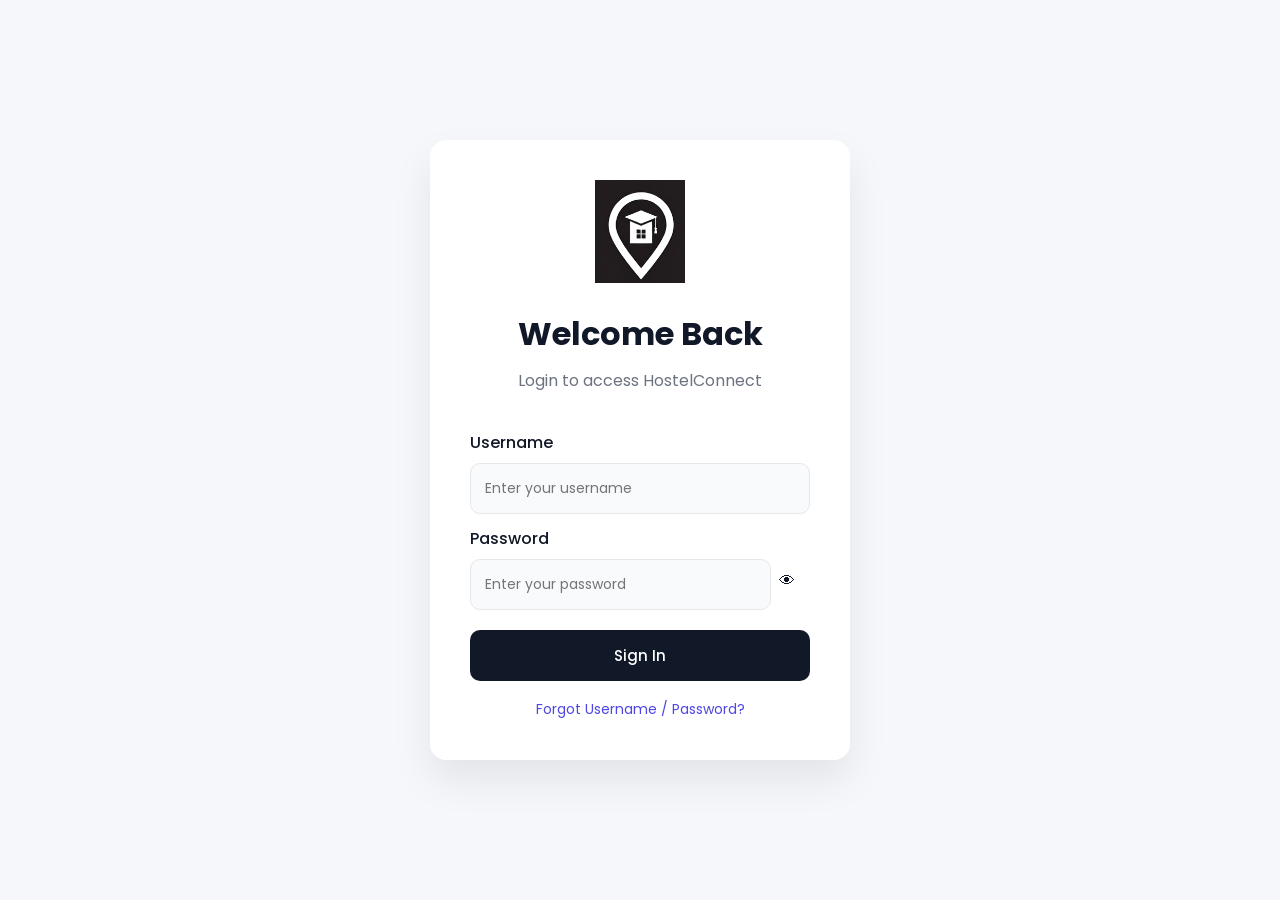
<file: index.html>
<!DOCTYPE html>
<html lang="en">
<head>

<meta charset="UTF-8">
<meta name="viewport" content="width=device-width, initial-scale=1.0">

<title>HostelConnect Login</title>

<link rel="stylesheet" href="css/styles.css">

<link href="https://fonts.googleapis.com/css2?family=Poppins:wght@300;400;500;600&display=swap" rel="stylesheet">

</head>

<body class="login-page">

<div class="login-card">

    <div class="logo-container">
        <img src="assets/images/logo.png" alt="HostelConnect Logo">
    </div>

    <h1>Welcome Back</h1>
    <p class="subtitle">Login to access HostelConnect</p>

    <form id="loginForm">

        <label>Username</label>
        <input type="text" placeholder="Enter your username" required>

        <label>Password</label>

        <div class="password-field">
            <input type="password" id="password" placeholder="Enter your password" required>
            <span class="toggle-password" onclick="togglePassword()">👁</span>
        </div>

        <button type="submit">Sign In</button>

    </form>

    <p class="recovery">
        <a href="recover.html">Forgot Username / Password?</a>
    </p>

</div>

<script src="js/script.js"></script>

</body>
</html>
</file>
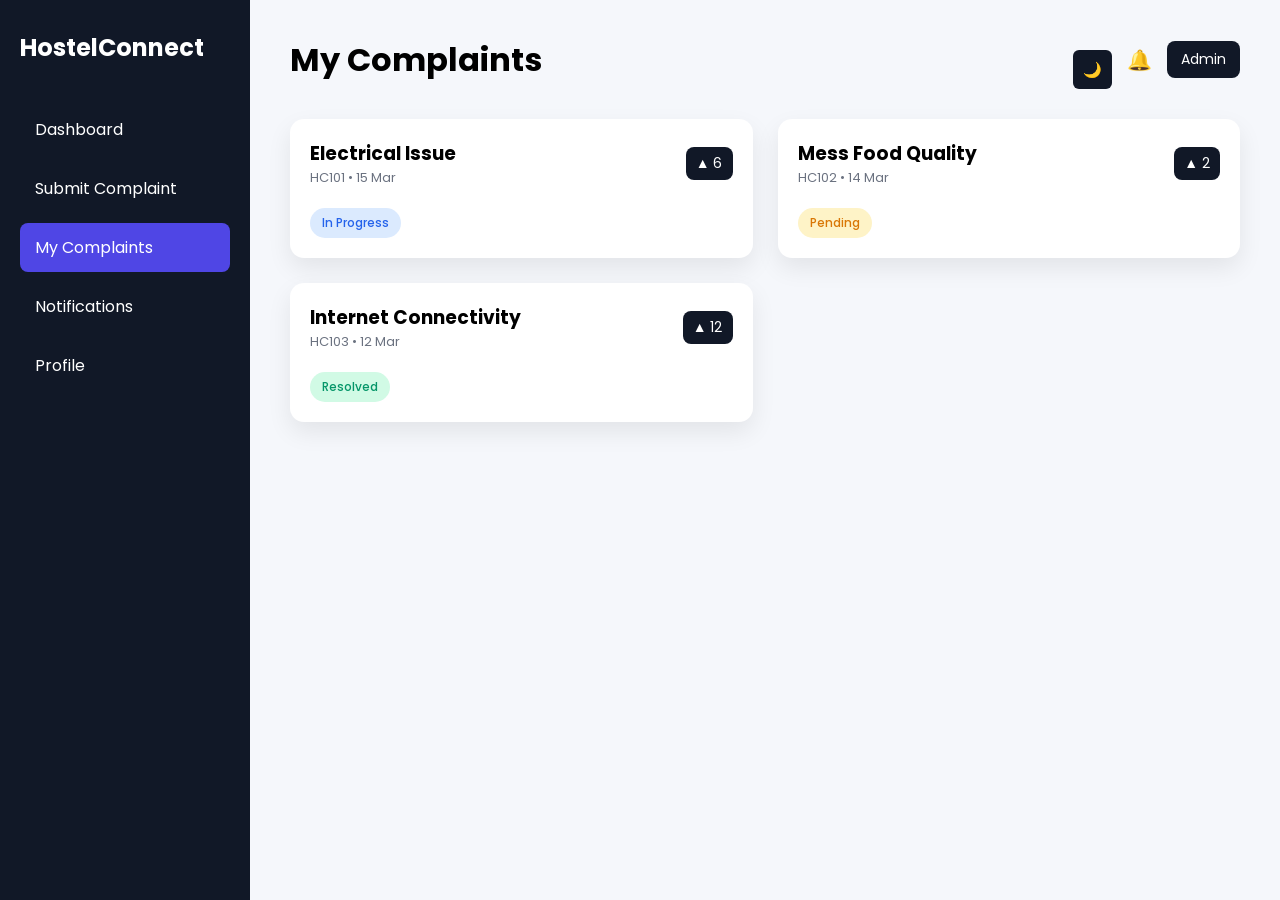
<file: complaints.html>
<!DOCTYPE html>
<html lang="en">

<head>

<meta charset="UTF-8">
<meta name="viewport" content="width=device-width, initial-scale=1.0">

<title>My Complaints - HostelConnect</title>

<link rel="stylesheet" href="css/styles.css">

<link href="https://fonts.googleapis.com/css2?family=Poppins:wght@300;400;500;600&display=swap" rel="stylesheet">

</head>

<body>

<div class="dashboard-container">

<!-- SIDEBAR -->

<aside class="sidebar">

<h2 class="logo">HostelConnect</h2>

<ul class="sidebar-menu">

<li onclick="location.href='dashboard.html'">Dashboard</li>

<li onclick="location.href='submit-complaint.html'">Submit Complaint</li>

<li class="active">My Complaints</li>

<li onclick="location.href='notifications.html'">Notifications</li>

<li onclick="location.href='profile.html'">Profile</li>

</ul>

</aside>


<!-- MAIN AREA -->

<div class="main-area">

<!-- TOPBAR -->

<div class="topbar">

<h1>My Complaints</h1>

<div class="topbar-right">

<button class="theme-btn" onclick="toggleTheme()">🌙</button>

<span class="notification">🔔</span>

<div class="profile">Admin</div>

</div>

</div>


<!-- COMPLAINT CARDS -->

<div class="complaint-grid">

<!-- Complaint Card 1 -->

<div class="complaint-card" onclick="toggleComplaint('mc1')">

<div class="complaint-header">

<div>
<h3>Electrical Issue</h3>
<p class="complaint-id">HC101 • 15 Mar</p>
</div>

<div class="vote-display">
▲ 6
</div>

</div>

<div class="status progress">In Progress</div>

</div>

<div id="mc1" class="complaint-dropdown">

<div class="dropdown-content">

<p><strong>Description:</strong> Tube light in Room 210 flickers continuously.</p>

<p><strong>Admin Feedback:</strong> Electrician scheduled to inspect tomorrow.</p>

</div>

</div>


<!-- Complaint Card 2 -->

<div class="complaint-card" onclick="toggleComplaint('mc2')">

<div class="complaint-header">

<div>
<h3>Mess Food Quality</h3>
<p class="complaint-id">HC102 • 14 Mar</p>
</div>

<div class="vote-display">
▲ 2
</div>

</div>

<div class="status pending">Pending</div>

</div>

<div id="mc2" class="complaint-dropdown">

<div class="dropdown-content">

<p><strong>Description:</strong> Dinner quality has been poor for the last two days.</p>

<p><strong>Admin Feedback:</strong> Awaiting review from mess supervisor.</p>

</div>

</div>


<!-- Complaint Card 3 -->

<div class="complaint-card" onclick="toggleComplaint('mc3')">

<div class="complaint-header">

<div>
<h3>Internet Connectivity</h3>
<p class="complaint-id">HC103 • 12 Mar</p>
</div>

<div class="vote-display">
▲ 12
</div>

</div>

<div class="status resolved">Resolved</div>

</div>

<div id="mc3" class="complaint-dropdown">

<div class="dropdown-content">

<p><strong>Description:</strong> WiFi signal weak in Block C.</p>

<p><strong>Admin Feedback:</strong> Router upgraded and signal improved.</p>

</div>

</div>

</div>

</div>

</div>

<script src="js/dashboard.js"></script>

</body>

</html>
</file>
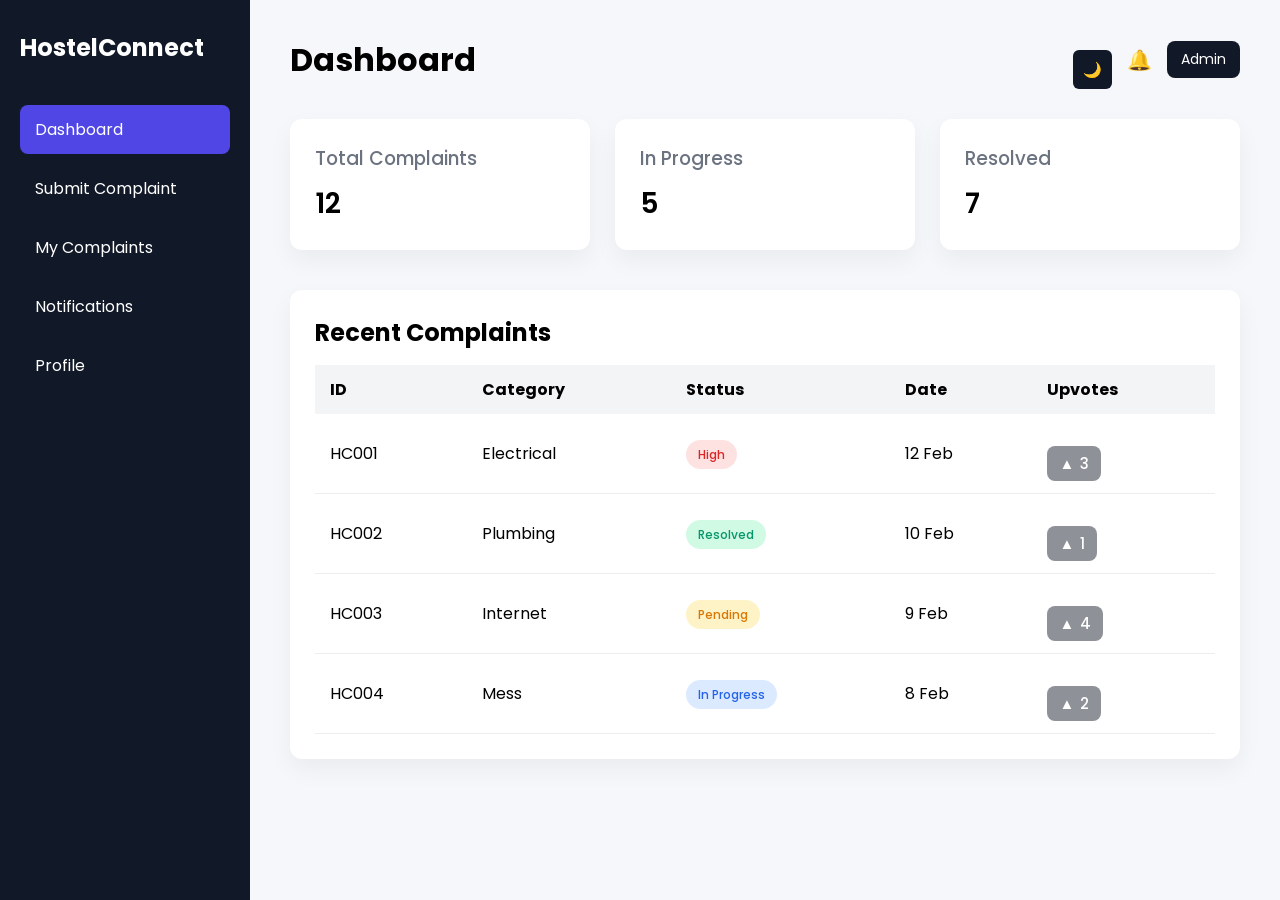
<file: dashboard.html>
<!DOCTYPE html>
<html lang="en">

<head>

<meta charset="UTF-8">
<meta name="viewport" content="width=device-width, initial-scale=1.0">

<title>HostelConnect Dashboard</title>

<link rel="stylesheet" href="css/styles.css">

<link href="https://fonts.googleapis.com/css2?family=Poppins:wght@300;400;500;600&display=swap" rel="stylesheet">

</head>

<body>

<div class="dashboard-container">

<!-- SIDEBAR -->

<aside class="sidebar">

<h2 class="logo">HostelConnect</h2>

<ul class="sidebar-menu">

<li class="active" onclick="location.href='dashboard.html'">Dashboard</li>

<li onclick="location.href='submit-complaint.html'">Submit Complaint</li>

<li onclick="location.href='complaints.html'">My Complaints</li>

<li onclick="location.href='notifications.html'">Notifications</li>

<li onclick="location.href='profile.html'">Profile</li>

</ul>

</aside>

<!-- MAIN CONTENT -->

<div class="main-area">

<!-- TOPBAR -->

<div class="topbar">

<h1>Dashboard</h1>

<div class="topbar-right">

<button class="theme-btn" onclick="toggleTheme()">🌙</button>

<span class="notification">🔔</span>

<div class="profile">Admin</div>

</div>

</div>

<!-- STATISTICS CARDS -->

<div class="cards">

<div class="card">
<h3>Total Complaints</h3>
<p>12</p>
</div>

<div class="card">
<h3>In Progress</h3>
<p>5</p>
</div>

<div class="card">
<h3>Resolved</h3>
<p>7</p>
</div>

</div>

<!-- RECENT COMPLAINTS TABLE -->

<div class="table-section">

<h2>Recent Complaints</h2>

<table>

<thead>

<tr>
<th>ID</th>
<th>Category</th>
<th>Status</th>
<th>Date</th>
<th>Upvotes</th>
</tr>

</thead>

<tbody>

<tr class="complaint-row" onclick="toggleComplaint('c1')">
<td>HC001</td>
<td>Electrical</td>
<td><span class="badge high">High</span></td>
<td>12 Feb</td>
<td>
<button class="upvote-btn" onclick="upvote(this); event.stopPropagation();">
<span class="arrow">▲</span>
<span class="count">3</span>
</button>
</td>
</tr>

<tr id="c1" class="complaint-dropdown">
<td colspan="5">
<div class="dropdown-content">
<p><strong>Description:</strong> Fan in Room 203 is not working properly.</p>
<p><strong>Admin Feedback:</strong> Technician assigned. Will be fixed tomorrow.</p>
</div>
</td>
</tr>

<tr class="complaint-row" onclick="toggleComplaint('c2')">
<td>HC002</td>
<td>Plumbing</td>
<td><span class="badge resolved">Resolved</span></td>
<td>10 Feb</td>
<td>
<button class="upvote-btn" onclick="upvote(this); event.stopPropagation();">
<span class="arrow">▲</span>
<span class="count">1</span>
</button>
</td>
</tr>

<tr id="c2" class="complaint-dropdown">
<td colspan="5">
<div class="dropdown-content">
<p><strong>Description:</strong> Bathroom tap leaking continuously.</p>
<p><strong>Admin Feedback:</strong> Resolved and replaced washer.</p>
</div>
</td>
</tr>

<tr class="complaint-row" onclick="toggleComplaint('c3')">
<td>HC003</td>
<td>Internet</td>
<td><span class="badge pending">Pending</span></td>
<td>9 Feb</td>
<td>
<button class="upvote-btn" onclick="upvote(this); event.stopPropagation();">
<span class="arrow">▲</span>
<span class="count">4</span>
</button>
</td>
</tr>

<tr id="c3" class="complaint-dropdown">
<td colspan="5">
<div class="dropdown-content">
<p><strong>Description:</strong> WiFi not working in Block B.</p>
<p><strong>Admin Feedback:</strong> Network team informed.</p>
</div>
</td>
</tr>

<tr class="complaint-row" onclick="toggleComplaint('c4')">
<td>HC004</td>
<td>Mess</td>
<td><span class="badge progress">In Progress</span></td>
<td>8 Feb</td>
<td>
<button class="upvote-btn" onclick="upvote(this); event.stopPropagation();">
<span class="arrow">▲</span>
<span class="count">2</span>
</button>
</td>
</tr>

<tr id="c4" class="complaint-dropdown">
<td colspan="5">
<div class="dropdown-content">
<p><strong>Description:</strong> Food quality poor during dinner.</p>
<p><strong>Admin Feedback:</strong> Mess manager informed to improve quality.</p>
</div>
</td>
</tr>

</tbody>

</table>

</div>

</div>

</div>

<script src="js/dashboard.js"></script>

</body>

</html>
</file>
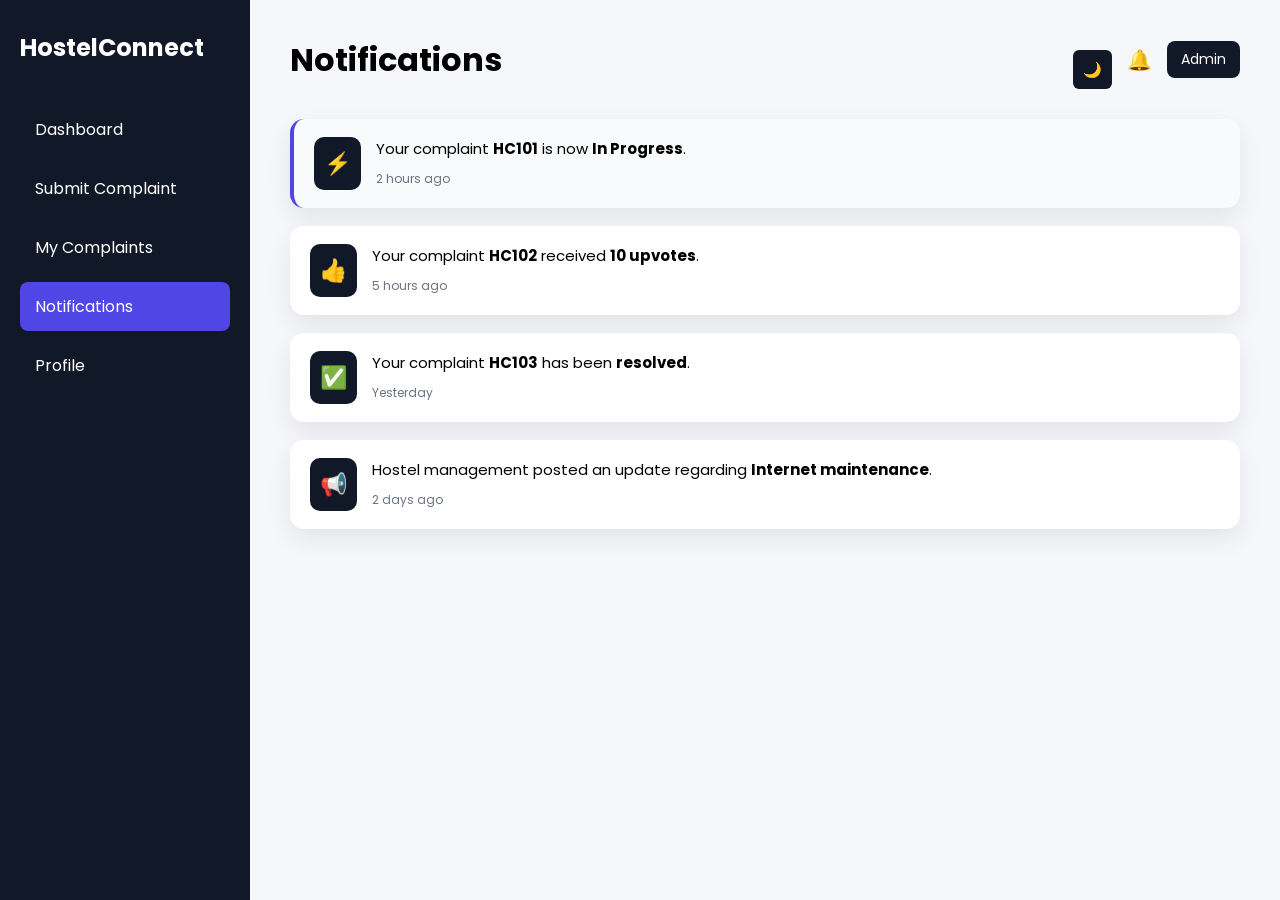
<file: notifications.html>
<!DOCTYPE html>
<html lang="en">

<head>

<meta charset="UTF-8">
<meta name="viewport" content="width=device-width, initial-scale=1.0">

<title>Notifications - HostelConnect</title>

<link rel="stylesheet" href="css/styles.css">

<link href="https://fonts.googleapis.com/css2?family=Poppins:wght@300;400;500;600&display=swap" rel="stylesheet">

</head>

<body>

<div class="dashboard-container">

<!-- SIDEBAR -->

<aside class="sidebar">

<h2 class="logo">HostelConnect</h2>

<ul class="sidebar-menu">

<li onclick="location.href='dashboard.html'">Dashboard</li>

<li onclick="location.href='submit-complaint.html'">Submit Complaint</li>

<li onclick="location.href='complaints.html'">My Complaints</li>

<li class="active">Notifications</li>

<li onclick="location.href='profile.html'">Profile</li>

</ul>

</aside>


<!-- MAIN AREA -->

<div class="main-area">

<!-- TOPBAR -->

<div class="topbar">

<h1>Notifications</h1>

<div class="topbar-right">

<button class="theme-btn" onclick="toggleTheme()">🌙</button>

<span class="notification">🔔</span>

<div class="profile">Admin</div>

</div>

</div>


<!-- NOTIFICATION LIST -->

<div class="notification-container">

<!-- Notification 1 -->

<div class="notification-card unread">

<div class="notification-icon">⚡</div>

<div class="notification-content">

<p>
Your complaint <strong>HC101</strong> is now <strong>In Progress</strong>.
</p>

<span class="notification-time">2 hours ago</span>

</div>

</div>


<!-- Notification 2 -->

<div class="notification-card">

<div class="notification-icon">👍</div>

<div class="notification-content">

<p>
Your complaint <strong>HC102</strong> received <strong>10 upvotes</strong>.
</p>

<span class="notification-time">5 hours ago</span>

</div>

</div>


<!-- Notification 3 -->

<div class="notification-card">

<div class="notification-icon">✅</div>

<div class="notification-content">

<p>
Your complaint <strong>HC103</strong> has been <strong>resolved</strong>.
</p>

<span class="notification-time">Yesterday</span>

</div>

</div>


<!-- Notification 4 -->

<div class="notification-card">

<div class="notification-icon">📢</div>

<div class="notification-content">

<p>
Hostel management posted an update regarding <strong>Internet maintenance</strong>.
</p>

<span class="notification-time">2 days ago</span>

</div>

</div>

</div>

</div>

</div>

<script src="js/dashboard.js"></script>

</body>

</html>
</file>
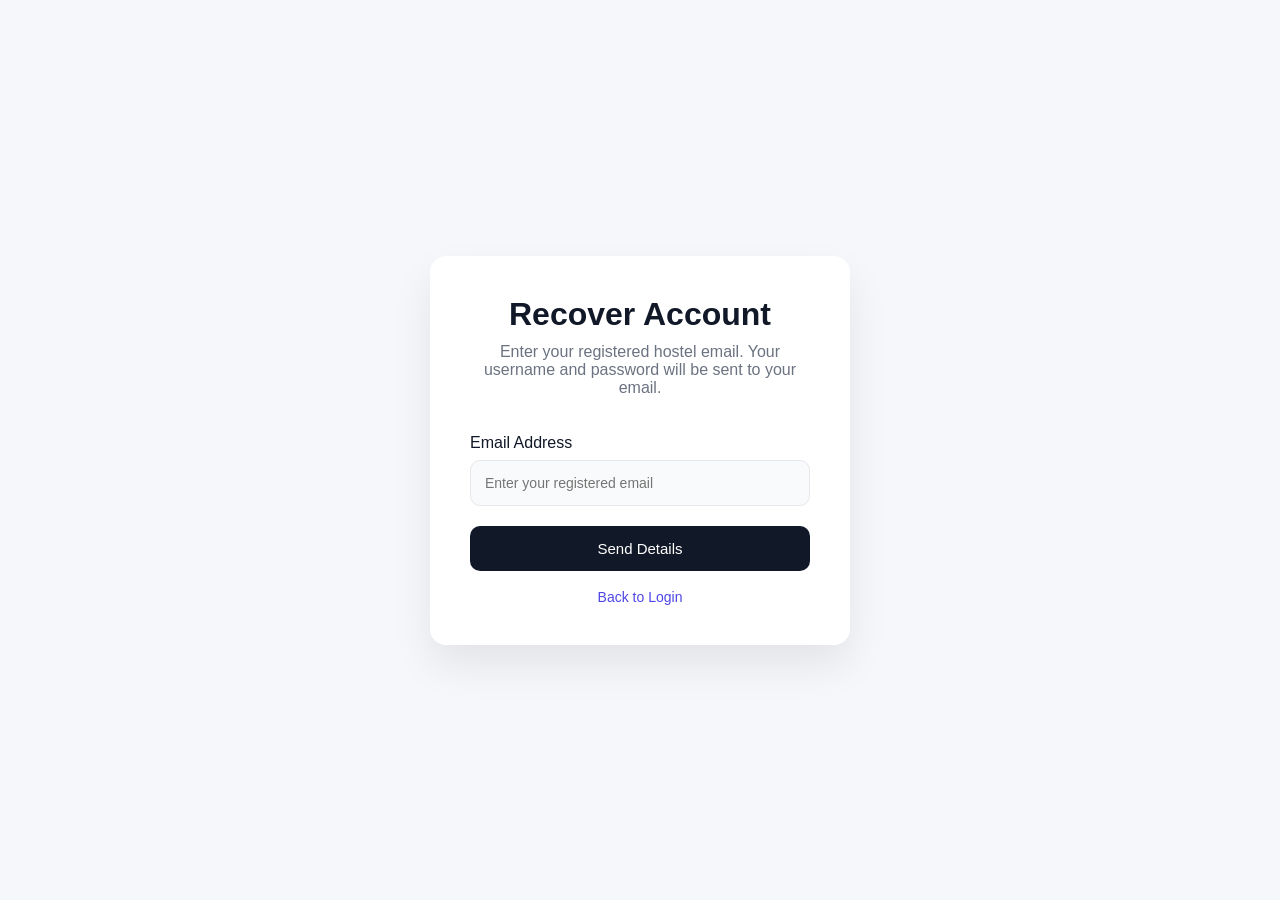
<file: recover.html>
<!DOCTYPE html>
<html lang="en">
<head>

<meta charset="UTF-8">
<meta name="viewport" content="width=device-width, initial-scale=1.0">

<title>Recover Account - HostelConnect</title>

<link rel="stylesheet" href="css/styles.css">

</head>

<body class="login-page">

<div class="login-card">

<h1>Recover Account</h1>

<p class="subtitle">
Enter your registered hostel email.  
Your username and password will be sent to your email.
</p>

<form id="recoverForm">

<label>Email Address</label>
<input type="email" placeholder="Enter your registered email" required>

<button type="submit">Send Details</button>

</form>

<p class="recovery">
<a href="index.html">Back to Login</a>
</p>

</div>

<script>

document.getElementById("recoverForm").addEventListener("submit", function(e){

e.preventDefault();

alert("Credentials will be sent to your registered email.");

});

</script>

</body>
</html>
</file>
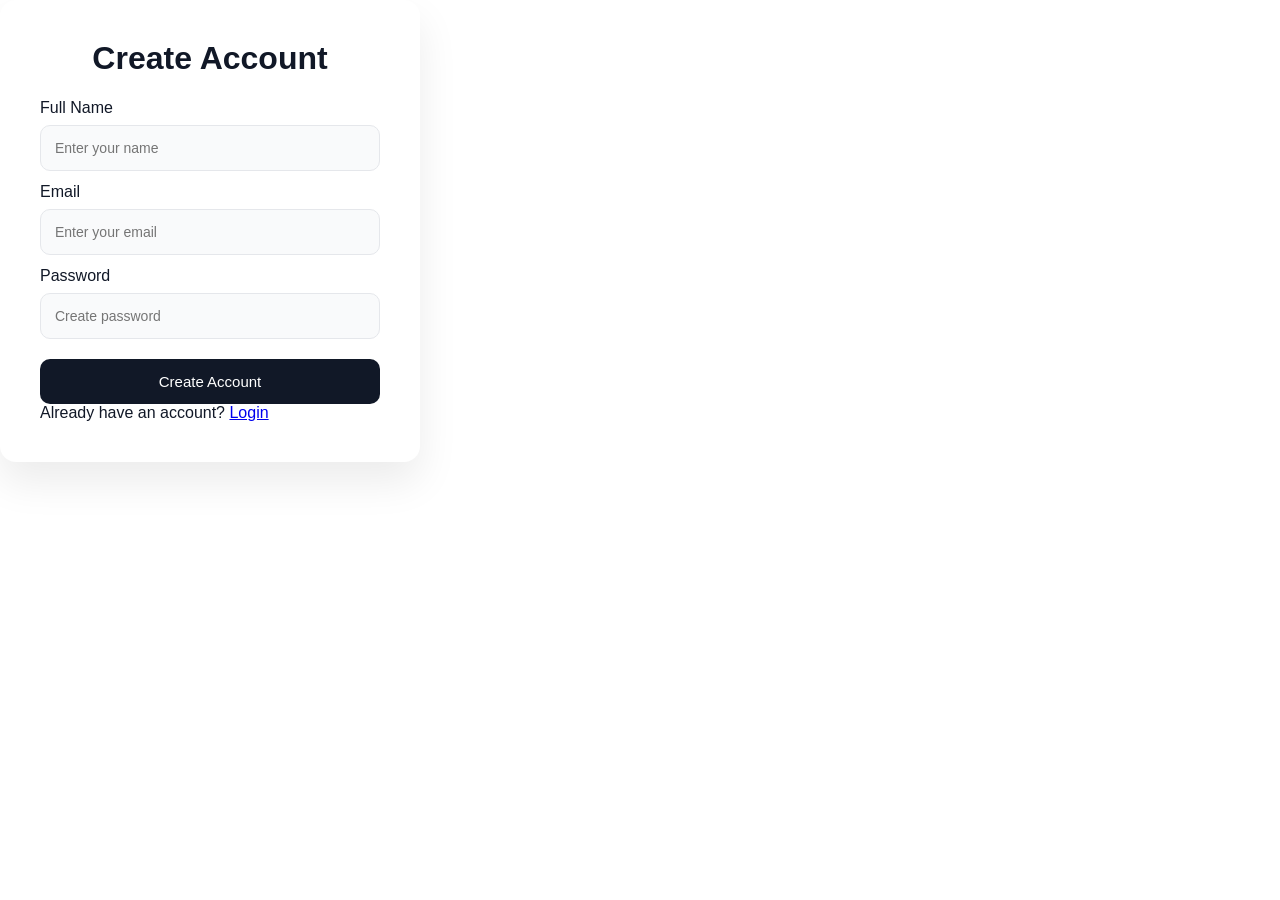
<file: register.html>
<!DOCTYPE html>
<html lang="en">
<head>

<meta charset="UTF-8">
<meta name="viewport" content="width=device-width, initial-scale=1.0">

<title>Register - HostelConnect</title>

<link rel="stylesheet" href="css/styles.css">

</head>

<body>

<div class="login-card">

<h1>Create Account</h1>

<form>

<label>Full Name</label>
<input type="text" placeholder="Enter your name">

<label>Email</label>
<input type="email" placeholder="Enter your email">

<label>Password</label>
<input type="password" placeholder="Create password">

<button>Create Account</button>

</form>

<p class="signup">
Already have an account? <a href="index.html">Login</a>
</p>

</div>

</body>
</html>
</file>
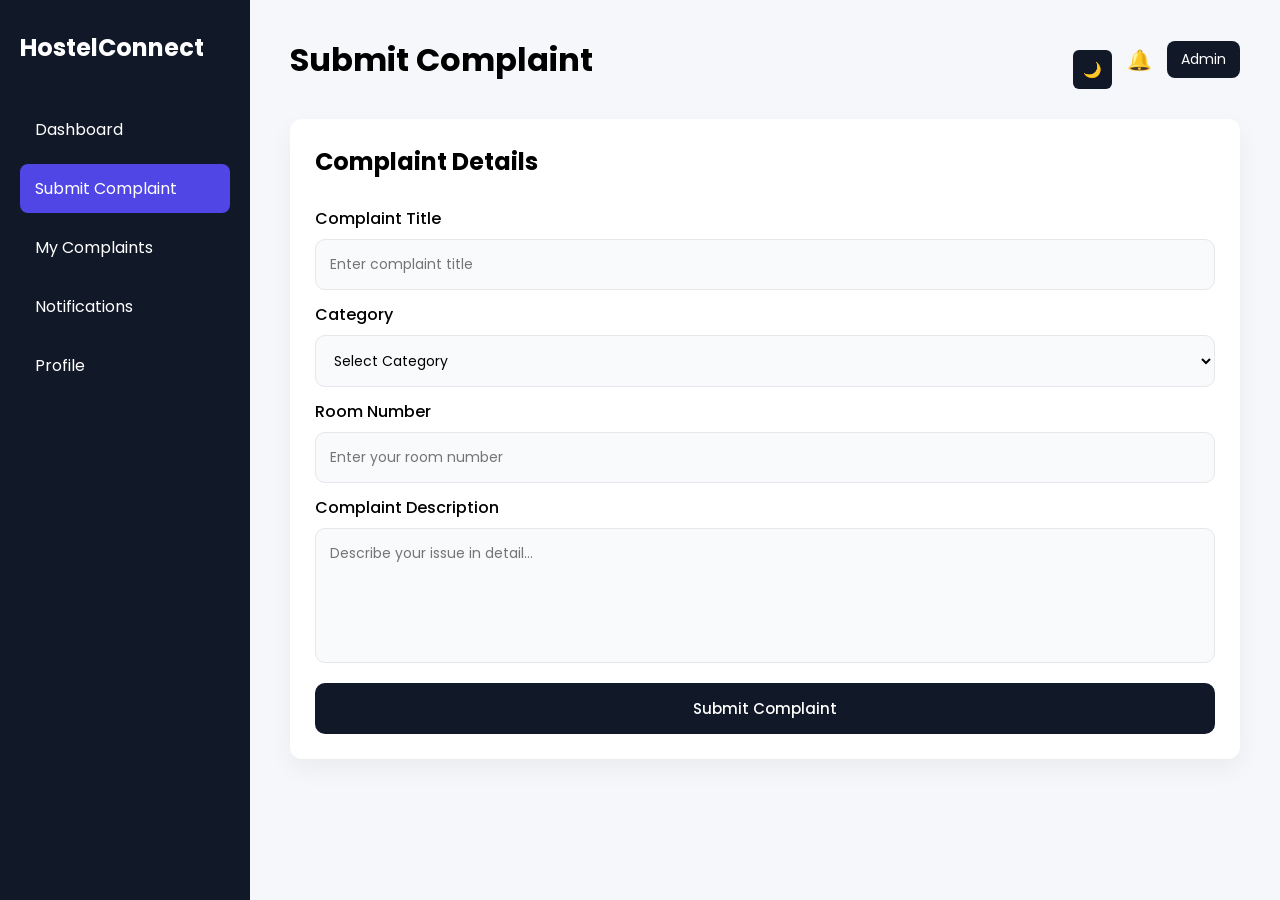
<file: submit-complaint.html>
<!DOCTYPE html>
<html lang="en">

<head>

<meta charset="UTF-8">
<meta name="viewport" content="width=device-width, initial-scale=1.0">

<title>Submit Complaint - HostelConnect</title>

<link rel="stylesheet" href="css/styles.css">

<link href="https://fonts.googleapis.com/css2?family=Poppins:wght@300;400;500;600&display=swap" rel="stylesheet">

</head>

<body>

<div class="dashboard-container">

<!-- SIDEBAR -->

<aside class="sidebar">

<h2 class="logo">HostelConnect</h2>

<ul class="sidebar-menu">

<li onclick="location.href='dashboard.html'">
Dashboard
</li>

<li class="active">
Submit Complaint
</li>

<li onclick="location.href='complaints.html'">
My Complaints
</li>

<li onclick="location.href='notifications.html'">
Notifications
</li>

<li onclick="location.href='profile.html'">
Profile
</li>

</ul>

</aside>


<!-- MAIN AREA -->

<div class="main-area">

<!-- TOPBAR -->

<div class="topbar">

<h1>Submit Complaint</h1>

<div class="topbar-right">

<button class="theme-btn" onclick="toggleTheme()">🌙</button>

<span class="notification">🔔</span>

<div class="profile">Admin</div>

</div>

</div>


<!-- COMPLAINT FORM -->

<div class="table-section">

<h2>Complaint Details</h2>

<form id="complaintForm">

<label>Complaint Title</label>
<input type="text" placeholder="Enter complaint title" required>

<label>Category</label>

<select required>

<option value="">Select Category</option>
<option>Electrical</option>
<option>Plumbing</option>
<option>Internet</option>
<option>Mess</option>
<option>Cleaning</option>
<option>Other</option>

</select>

<label>Room Number</label>
<input type="text" placeholder="Enter your room number" required>

<label>Complaint Description</label>

<textarea rows="5" placeholder="Describe your issue in detail..." required></textarea>

<button type="submit">Submit Complaint</button>

</form>

</div>

</div>

</div>

<script src="js/dashboard.js"></script>

<script>

document.getElementById("complaintForm").addEventListener("submit", function(e){

e.preventDefault();

alert("Complaint submitted successfully!");

});

</script>

</body>

</html>
</file>
<file: css/styles.css>
body{
animation:fadeIn 0.5s ease;
}

@keyframes fadeIn{
from{
opacity:0;
transform:translateY(10px);
}

to{
opacity:1;
transform:translateY(0);
}
}
*{
margin:0;
padding:0;
box-sizing:border-box;
font-family:'Poppins', sans-serif;
}

/* LOGIN PAGE */

.login-page{
height:100vh;
display:flex;
justify-content:center;
align-items:center;
background:#f5f7fb;
}

/* LOGIN CARD */

.login-card{
width:420px;
padding:40px;
border-radius:16px;
background:white;
box-shadow:0 20px 40px rgba(0,0,0,0.08);
color:#111827;
transition:transform 0.3s ease;
}

.card:hover{
transform:translateY(-8px) scale(1.02);
box-shadow:0 20px 40px rgba(0,0,0,0.15);
}

.login-card h1{
text-align:center;
margin-bottom:10px;
}

.subtitle{
text-align:center;
color:#6b7280;
margin-bottom:25px;
}

/* LOGO */

.logo-container{
text-align:center;
margin-bottom:20px;
}

.logo-container img{
width:90px;
}

/* FORM */

form{
display:flex;
flex-direction:column;
}

label{
margin-top:12px;
font-weight:500;
}

input{
margin-top:8px;
padding:14px;
border-radius:10px;
border:1px solid #e5e7eb;
background:#f9fafb;
font-size:14px;
outline:none;
}

input:focus{
border-color:#4f46e5;
background:white;
}

/* PASSWORD FIELD */

.password-field{
position:relative;
}

.toggle-password{
position:absolute;
right:15px;
top:50%;
transform:translateY(-50%);
cursor:pointer;
}

/* BUTTON */

button{
margin-top:20px;
padding:14px;
border:none;
border-radius:10px;
background:#111827;
color:white;
font-size:15px;
font-weight:500;
cursor:pointer;
transition:0.2s;
}

button:hover{
background:#7c7c8f;
transform:translateY(-2px);
}

/* RECOVERY LINK */

.recovery{
text-align:center;
margin-top:18px;
font-size:14px;
}

.recovery a{
color:#4f46e5;
text-decoration:none;
}

.recovery a:hover{
text-decoration:underline;
}

/* DASHBOARD */

.dashboard-container{
display:flex;
min-height:100vh;
width:100%;
background:#f5f7fb;
}

/* SIDEBAR */

.sidebar{
width:250px;
background:#111827;
color:white;
padding:30px 20px;
}

.sidebar h2{
margin-bottom:40px;
}

.sidebar-menu{
list-style:none;
}

.sidebar-menu li{
padding:12px 15px;
border-radius:8px;
margin-bottom:10px;
cursor:pointer;
transition:0.2s;
}

.sidebar-menu li:hover{
background:#1f2937;
transform:translateX(6px);
box-shadow:0 5px 15px rgba(0,0,0,0.2);
}

.sidebar-menu .active{
background:#4f46e5;
}

/* MAIN AREA */

.main-area{
flex:1;
padding:30px 40px;
}

/* TOPBAR */

.topbar{
display:flex;
justify-content:space-between;
align-items:center;
margin-bottom:30px;
}

.topbar-right{
display:flex;
align-items:center;
gap:15px;
}

.notification{
font-size:20px;
cursor:pointer;
}

.profile{
background:#111827;
color:white;
padding:8px 14px;
border-radius:8px;
font-size:14px;
}

/* THEME BUTTON */

.theme-btn{
background:#111827;
color:white;
border:none;
padding:8px 10px;
border-radius:6px;
cursor:pointer;
}

/* CARDS */

.cards{
display:flex;
gap:25px;
margin-bottom:40px;
}

.card{
flex:1;
background:white;
padding:25px;
border-radius:12px;
box-shadow:0 10px 25px rgba(0,0,0,0.05);
transition:0.3s;
}

.card:hover{
transform:translateY(-5px);
}

.card h3{
font-weight:500;
color:#6b7280;
margin-bottom:10px;
}

.card p{
font-size:28px;
font-weight:600;
}

/* TABLE */

.table-section{
background:white;
padding:25px;
border-radius:12px;
box-shadow:0 10px 25px rgba(0,0,0,0.05);
}

.table-section h2{
margin-bottom:15px;
}

table{
width:100%;
border-collapse:collapse;
}

thead{
background:#f3f4f6;
}

th,td{
padding:12px 15px;
text-align:left;
}

tbody tr{
border-bottom:1px solid #eee;
}

/* BADGES */

.badge{
padding:6px 12px;
border-radius:20px;
font-size:12px;
font-weight:500;
}

.high{
background:#fee2e2;
color:#dc2626;
}

.pending{
background:#fef3c7;
color:#d97706;
}

.progress{
background:#dbeafe;
color:#2563eb;
}

.resolved{
background:#d1fae5;
color:#059669;
}

/* UPVOTE BUTTON */

.upvote-btn{
background:#8e9197;
border:none;
padding:6px 12px;
border-radius:8px;
cursor:pointer;
display:flex;
align-items:center;
gap:6px;
transition:0.2s;
}

.upvote-btn:hover{
background:#373839;
}

/* DARK MODE */

.dark-mode{
background:#111827;
color:#e5e7eb;
}

/* main content */

.dark-mode .main-area{
background:#111827;
color:#e5e7eb;
}

/* headings */

.dark-mode h1,
.dark-mode h2,
.dark-mode h3,
.dark-mode p,
.dark-mode td,
.dark-mode th{
color:#e5e7eb;
}

/* cards */

.dark-mode .card{
background:#1f2937;
color:#e5e7eb;
}

/* table container */

.dark-mode .table-section{
background:#1f2937;
}

/* table */

.dark-mode table{
color:#e5e7eb;
}

.dark-mode thead{
background:#374151;
}

.dark-mode tbody tr{
border-bottom:1px solid #374151;
}

/* sidebar */

.dark-mode .sidebar{
background:#020617;
}

/* profile badge */

.dark-mode .profile{
background:#374151;
}

/* upvote button */

.dark-mode .upvote-btn{
background:#374151;
color:white;
}

.dark-mode .upvote-btn:hover{
background:#4f46e5;
}
/* DROPDOWN ROW */

.complaint-row{
cursor:pointer;
transition:0.2s;
}

.complaint-row:hover{
background:#f9fafb;
}

.complaint-dropdown{
display:none;
background:#f9fafb;
}

.dropdown-content{
padding:15px 20px;
font-size:14px;
line-height:1.6;
}

/* DARK MODE SUPPORT */

.dark-mode .complaint-row:hover{
background:#374151;
}

.dark-mode .complaint-dropdown{
background:#1f2937;
}

.dark-mode .dropdown-content{
color:#e5e7eb;
}
.complaint-dropdown{
display:none;
}
/* FORM STYLING */

select,
textarea{
margin-top:8px;
padding:14px;
border-radius:10px;
border:1px solid #e5e7eb;
background:#f9fafb;
font-size:14px;
outline:none;
width:100%;
}

textarea{
resize:none;
}

.dark-mode select,
.dark-mode textarea{
background:#374151;
color:white;
border:1px solid #4b5563;
}
.critical{
background:#fecaca;
color:#991b1b;
}
/* MY COMPLAINT PAGE */

.complaint-grid{
display:grid;
grid-template-columns:repeat(auto-fit,minmax(320px,1fr));
gap:25px;
}

/* CARD */

.complaint-card{
background:white;
padding:20px;
border-radius:14px;
box-shadow:0 10px 25px rgba(0,0,0,0.08);
cursor:pointer;
transition:0.35s;
position:relative;
}

.complaint-card:hover{
transform:translateY(-8px) scale(1.02);
box-shadow:0 18px 40px rgba(0,0,0,0.15);
}

/* HEADER */

.complaint-header{
display:flex;
justify-content:space-between;
align-items:center;
margin-bottom:10px;
}

.complaint-id{
font-size:13px;
color:#6b7280;
}

/* VOTES */

.vote-display{
background:#111827;
color:white;
padding:6px 10px;
border-radius:8px;
font-size:14px;
}

/* STATUS */

.status{
display:inline-block;
margin-top:10px;
padding:6px 12px;
border-radius:20px;
font-size:12px;
font-weight:500;
}

.status.pending{
background:#fef3c7;
color:#d97706;
}

.status.progress{
background:#dbeafe;
color:#2563eb;
}

.status.resolved{
background:#d1fae5;
color:#059669;
}

/* DROPDOWN */

.complaint-dropdown{
display:none;
background:#f9fafb;
padding:15px;
border-radius:10px;
margin-top:-10px;
margin-bottom:15px;
}

/* DARK MODE */

.dark-mode .complaint-card{
background:#1f2937;
color:#e5e7eb;
}

.dark-mode .complaint-dropdown{
background:#374151;
}
/* NOTIFICATIONS PAGE */

.notification-container{
display:flex;
flex-direction:column;
gap:18px;
}

/* CARD */

.notification-card{
display:flex;
align-items:center;
gap:15px;
background:white;
padding:18px 20px;
border-radius:14px;
box-shadow:0 10px 25px rgba(0,0,0,0.08);
transition:0.3s;
cursor:pointer;
}

.notification-card:hover{
transform:translateY(-6px) scale(1.01);
box-shadow:0 18px 40px rgba(0,0,0,0.15);
}

/* ICON */

.notification-icon{
font-size:22px;
background:#111827;
color:white;
padding:10px;
border-radius:10px;
}

/* CONTENT */

.notification-content p{
font-size:15px;
margin-bottom:5px;
}

.notification-time{
font-size:12px;
color:#6b7280;
}

/* UNREAD */

.unread{
border-left:4px solid #4f46e5;
background:#f9fafb;
}

/* DARK MODE */

.dark-mode .notification-card{
background:#1f2937;
color:#e5e7eb;
}

.dark-mode .notification-time{
color:#9ca3af;
}

.dark-mode .unread{
background:#374151;
}
/* PROFILE PAGE */

.profile-grid{
display:grid;
grid-template-columns:1fr 1.5fr;
gap:25px;
}

/* PROFILE CARD */

.profile-card{
background:white;
padding:30px;
border-radius:16px;
text-align:center;
box-shadow:0 12px 30px rgba(0,0,0,0.08);
transition:0.35s;
}

.profile-card:hover{
transform:translateY(-8px) scale(1.02);
box-shadow:0 20px 45px rgba(0,0,0,0.15);
}

.profile-avatar{
width:100px;
height:100px;
border-radius:50%;
margin-bottom:15px;
}

.student-id{
color:#6b7280;
margin-bottom:15px;
}

.edit-btn{
background:#4f46e5;
border:none;
padding:10px 18px;
border-radius:8px;
color:white;
cursor:pointer;
transition:0.3s;
}

.edit-btn:hover{
background:#3730a3;
}

/* DETAILS CARD */

.details-card{
background:white;
padding:25px;
border-radius:16px;
box-shadow:0 12px 30px rgba(0,0,0,0.08);
transition:0.35s;
}

.details-card:hover{
transform:translateY(-6px);
box-shadow:0 18px 40px rgba(0,0,0,0.15);
}

.detail-item{
display:flex;
justify-content:space-between;
padding:12px 0;
border-bottom:1px solid #eee;
}

/* STATS */

.stats-card{
grid-column:1 / span 2;
background:white;
padding:25px;
border-radius:16px;
box-shadow:0 12px 30px rgba(0,0,0,0.08);
}

.stats-grid{
display:grid;
grid-template-columns:repeat(4,1fr);
gap:20px;
margin-top:15px;
}

.stat-box{
background:#f9fafb;
padding:20px;
border-radius:12px;
text-align:center;
transition:0.3s;
}

.stat-box:hover{
transform:translateY(-6px) scale(1.05);
box-shadow:0 10px 25px rgba(0,0,0,0.12);
}

.stat-box p{
font-size:26px;
font-weight:600;
}

/* DARK MODE */

.dark-mode .profile-card,
.dark-mode .details-card,
.dark-mode .stats-card{
background:#1f2937;
color:#e5e7eb;
}

.dark-mode .stat-box{
background:#374151;
}
</file>
